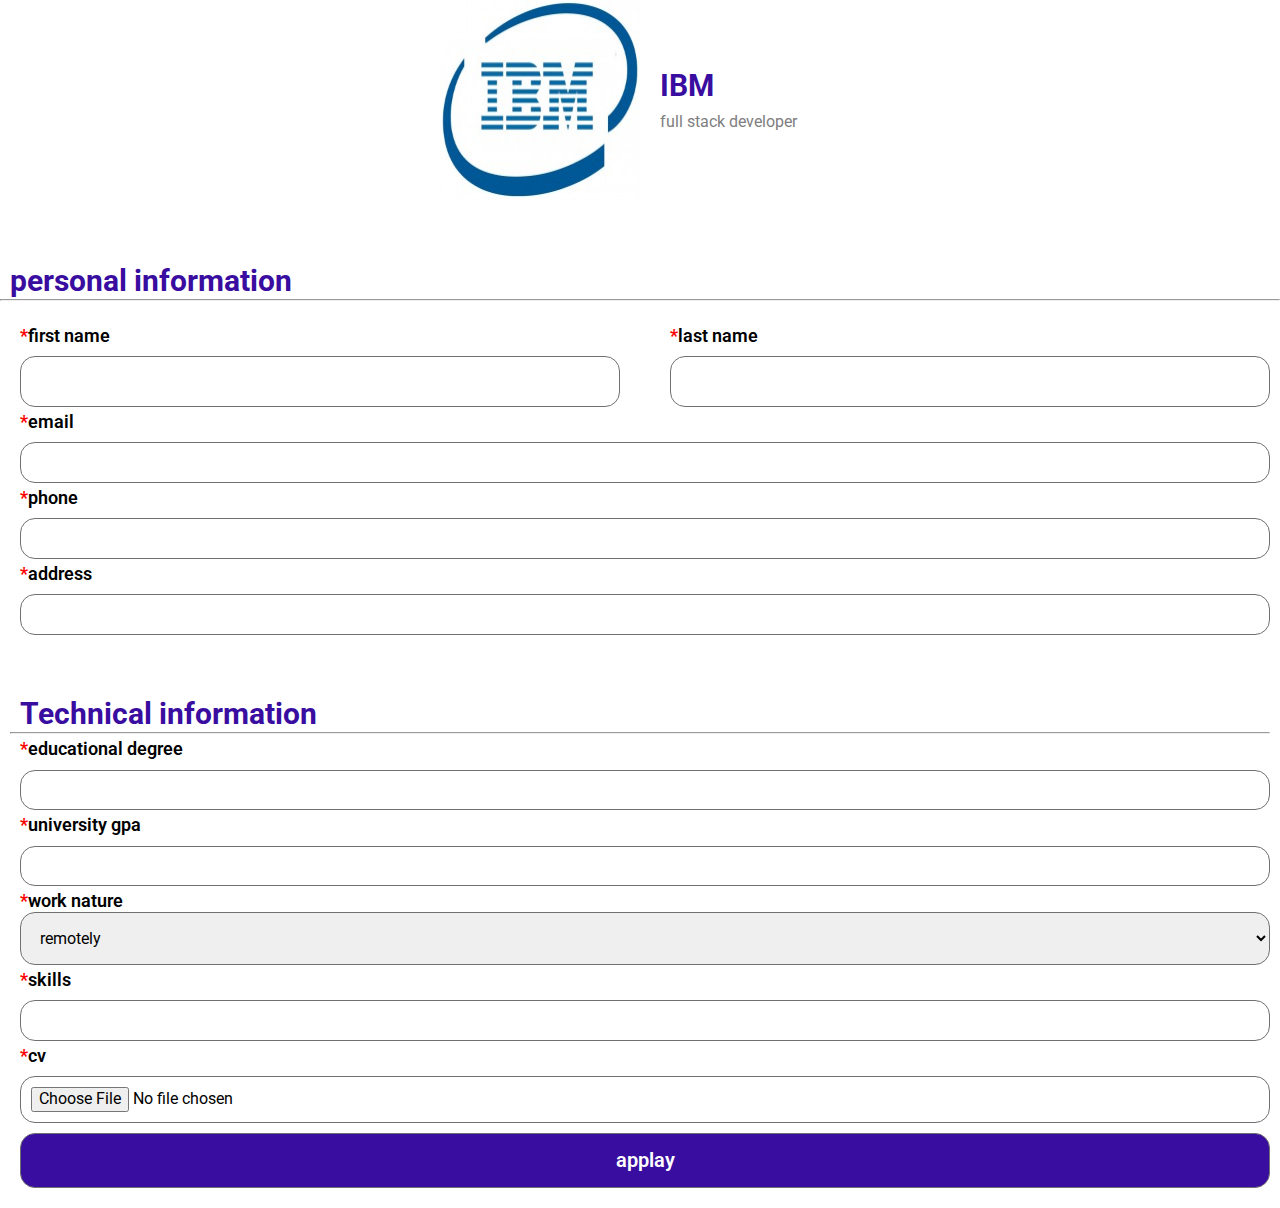
<file: application form/index.html>
<!DOCTYPE html>
<html lang="en">
  <head>
    <meta charset="UTF-8" />
    <meta http-equiv="X-UA-Compatible" content="IE=edge" />
    <meta name="viewport" content="width=device-width, initial-scale=1.0" />
    <title>APPLICATION FORM | wazefتy</title>
    <link rel="preconnect" href="https://fonts.googleapis.com" />
    <link rel="preconnect" href="https://fonts.gstatic.com" crossorigin />
    <link
      href="https://fonts.googleapis.com/css2?family=Roboto:ital,wght@0,100;0,300;0,400;0,500;0,700;0,900;1,100;1,300;1,400;1,500;1,700;1,900&family=Work+Sans:ital,wght@0,100;0,200;0,300;0,400;0,500;0,600;0,700;0,800;0,900;1,100;1,200;1,300;1,400;1,500;1,600;1,700;1,800;1,900&display=swap"
      rel="stylesheet"
    />
    <link rel="stylesheet" href="style/all.min.css" />
    <link rel="stylesheet" href="style/normalize.css" />
    <link rel="stylesheet" href="style/style.css" />
  </head>
  <body>
    <div class="application-details">
      <img src="images/ibm-logo-300x199.jpg" alt="" />
      <div class="texts">
        <h2>IBM</h2>
        <p>full stack developer</p>
      </div>
    </div>
    <div class="personal-information">
      <h2>personal information</h2>
      <hr />
      <form action="">
        <div class="name">
          <div class="f-name">
            <label for=""
              ><span class="star" style="color: red">*</span>first name</label
            >
            <input type="text" required />
          </div>
          <div class="l-name">
            <label for=""
              ><span class="star" style="color: red">*</span>last name</label
            >
            <input type="text" required />
          </div>
        </div>
        <label for=""
          ><span class="star" style="color: red">*</span>email</label
        >
        <input type="email" required />
        <label for=""
          ><span class="star" style="color: red">*</span>phone</label
        >
        <input type="tel" required />
        <label for=""
          ><span class="star" style="color: red">*</span>address</label
        >
        <input type="text" required />
        <h2>Technical information</h2>
        <hr />
        <label for=""
          ><span class="star" style="color: red">*</span>educational
          degree</label
        >
        <input type="text" required />
        <label for=""
          ><span class="star" style="color: red">*</span>university gpa</label
        >
        <input type="text" required />
        <!--  -->
        <label for=""
          ><span class="star" style="color: red">*</span>work nature</label
        >
        <select name="work-nature" id="">
          <option value="remotely">remotely</option>
          <option value="inplace">inplace</option>
        </select>
        <!-- heree -->
        <label for=""
          ><span class="star" style="color: red">*</span>skills</label
        >
        <input type="text" required />
        <label for=""><span class="star" style="color: red">*</span>cv</label>
        <input type="file" />
        <input type="submit" value="applay" />
      </form>
    </div>
  </body>
</html>
</file>
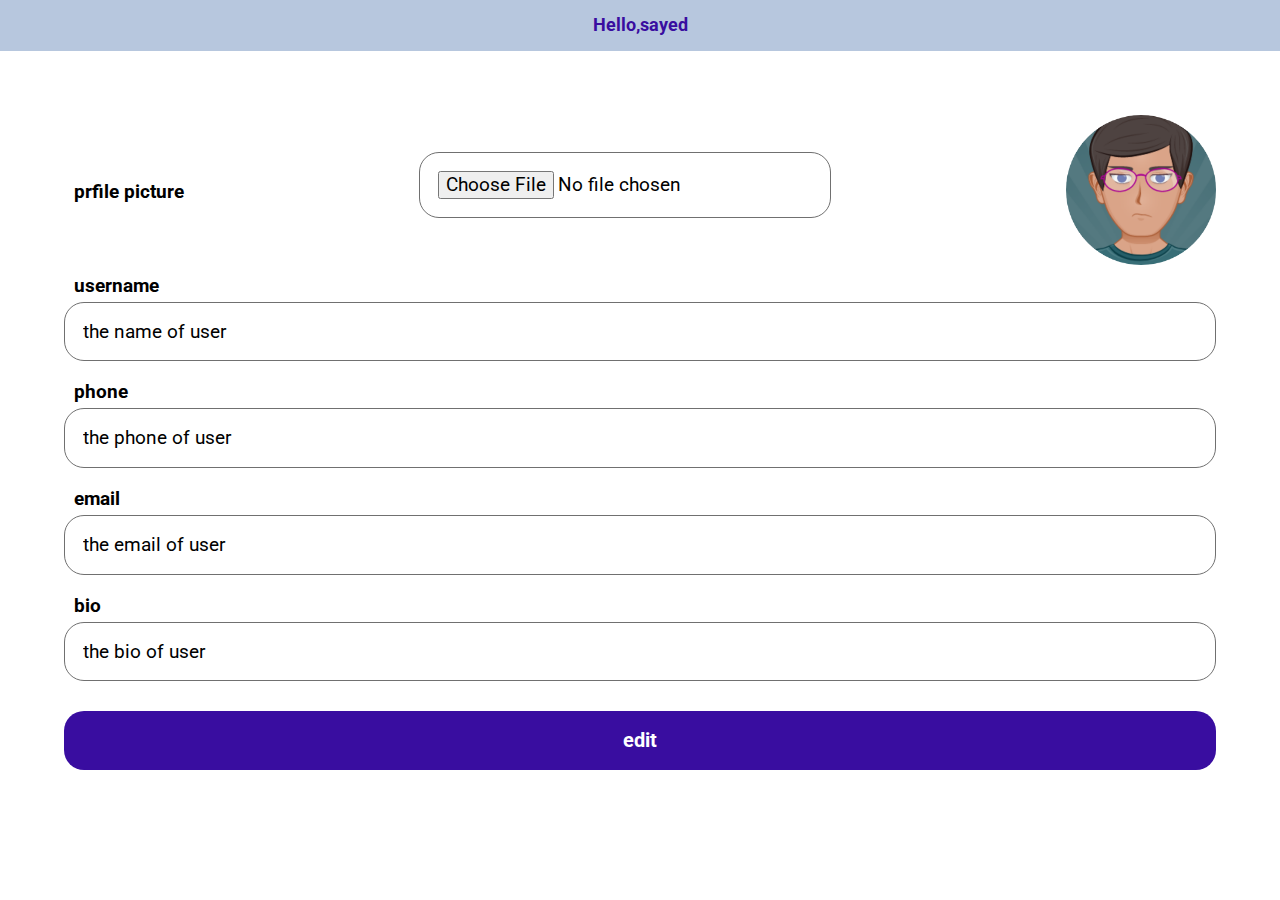
<file: EDIT PROFILE/index.html>
<!DOCTYPE html>
<html lang="en">
  <head>
    <meta charset="UTF-8" />
    <meta http-equiv="X-UA-Compatible" content="IE=edge" />
    <meta name="viewport" content="width=device-width, initial-scale=1.0" />
    <title>EDIT PRFILE | wazefتy</title>
    <link rel="preconnect" href="https://fonts.googleapis.com" />
    <link rel="preconnect" href="https://fonts.gstatic.com" crossorigin />
    <link
      href="https://fonts.googleapis.com/css2?family=Roboto:ital,wght@0,100;0,300;0,400;0,500;0,700;0,900;1,100;1,300;1,400;1,500;1,700;1,900&family=Work+Sans:ital,wght@0,100;0,200;0,300;0,400;0,500;0,600;0,700;0,800;0,900;1,100;1,200;1,300;1,400;1,500;1,600;1,700;1,800;1,900&display=swap"
      rel="stylesheet"
    />
    <link rel="stylesheet" href="style/all.min.css" />
    <link rel="stylesheet" href="style/normalize.css" />
    <link rel="stylesheet" href="style/style.css" />
  </head>
  <body>
    <div class="header">Hello,sayed</div>

    <form action="#">
      <div class="image-part">
        <label for="">prfile picture</label>
        <input type="file" />
        <img src="images/avatar-04.png" alt="" />
      </div>
      <label for="">username</label>
      <input type="text" name="username" id="" value="the name of user" />
      <label for="">phone</label>
      <input type="text" name="phone" id="" value="the phone of user" />
      <label for="">email</label>
      <input type="email" name="username" id="" value="the email of user" />
      <label for="">bio</label>
      <input type="text" name="username" id="" value="the bio of user" />
      <input type="submit" value="edit" />
    </form>
  </body>
</html>
</file>
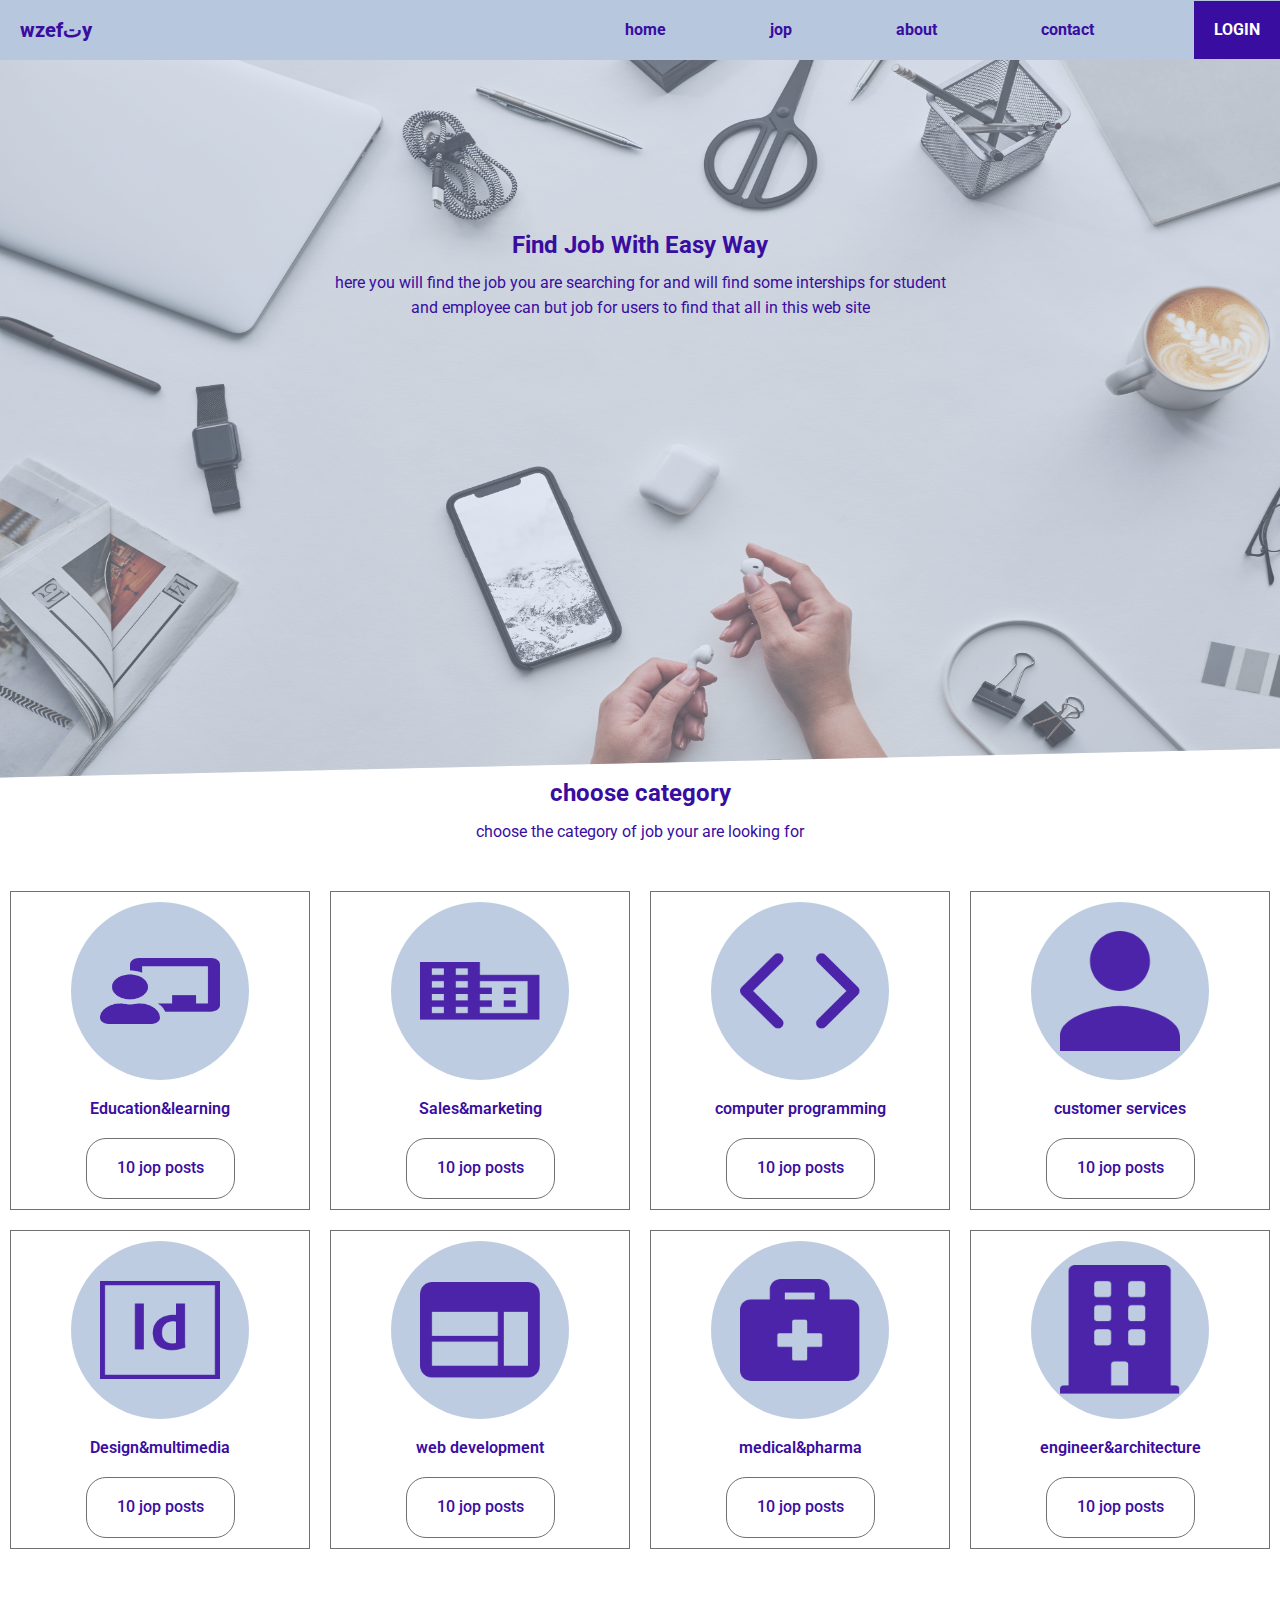
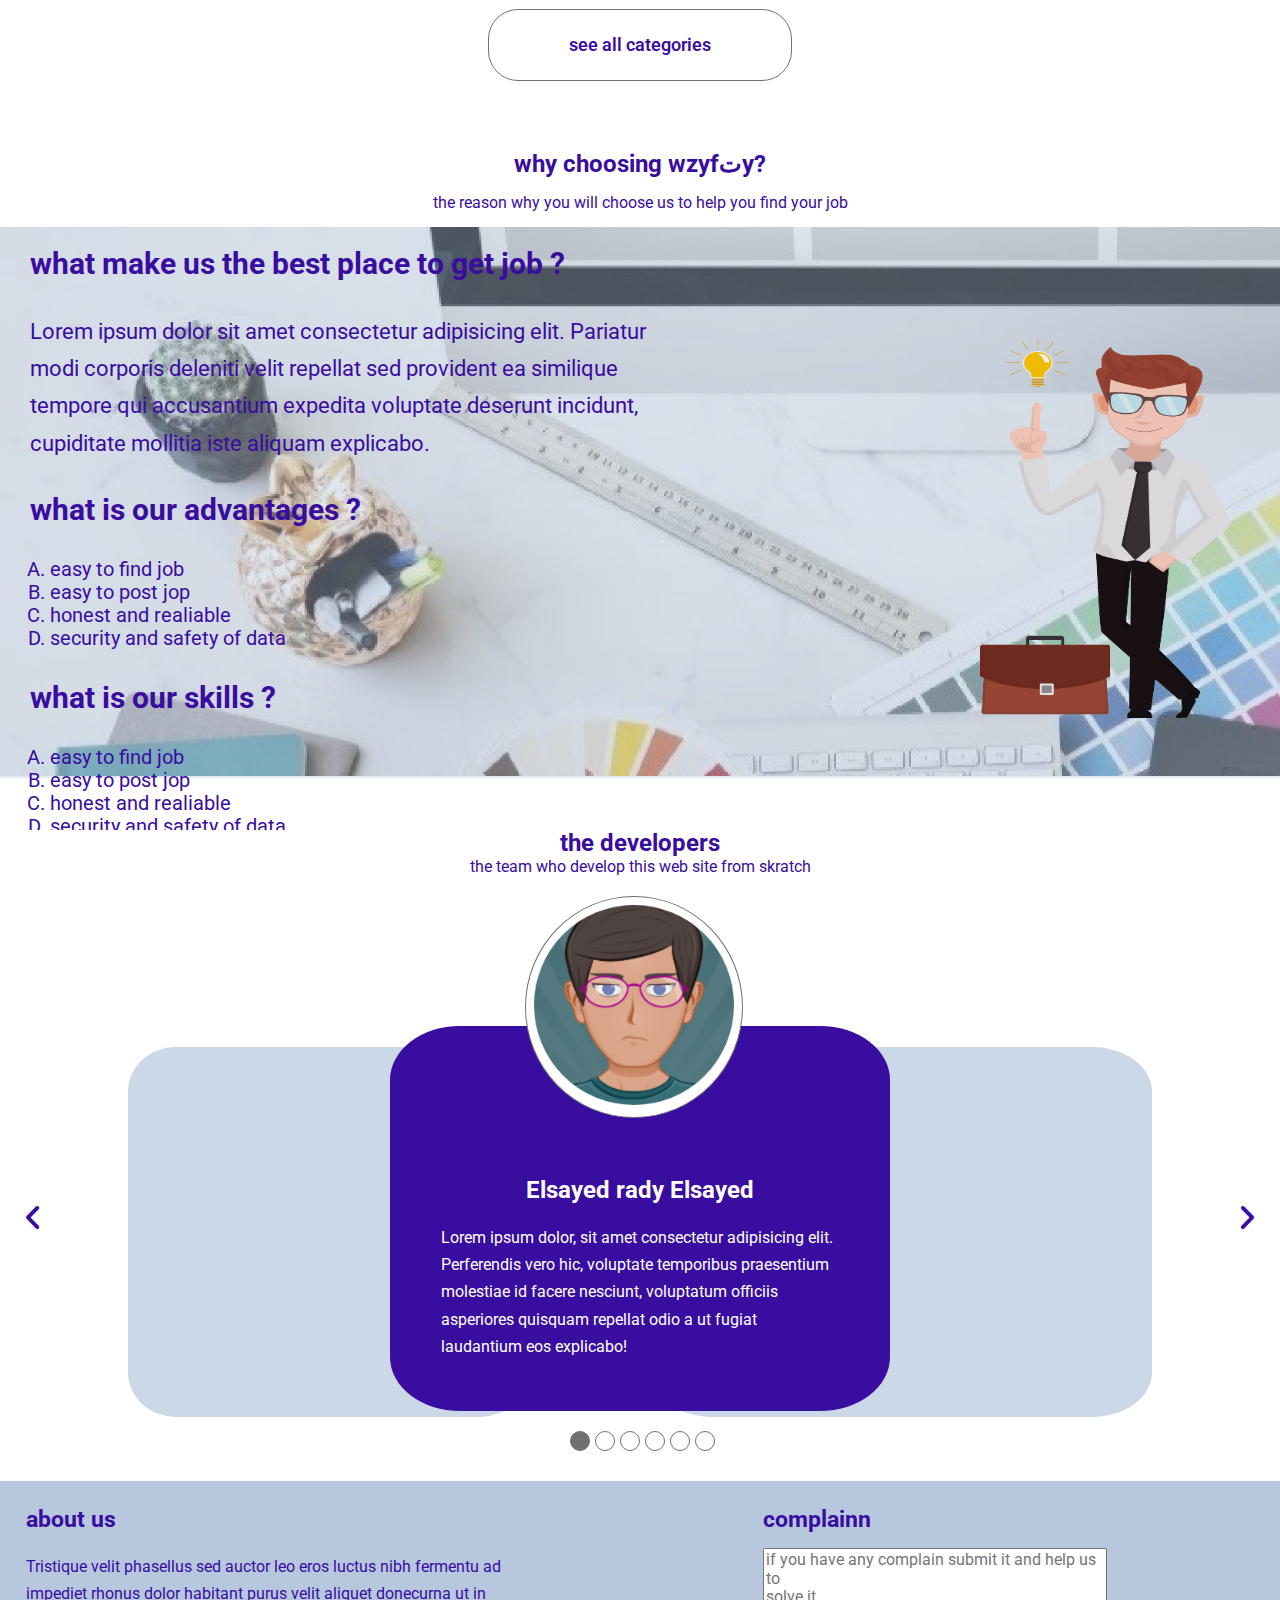
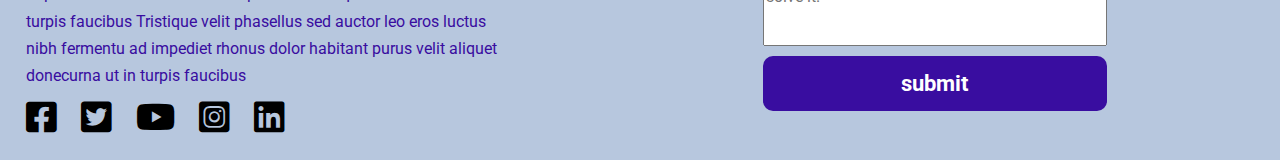
<file: HOME PAGE/index.html>
<!DOCTYPE html>
<html lang="en">
  <head>
    <meta charset="UTF-8" />
    <meta http-equiv="X-UA-Compatible" content="IE=edge" />
    <meta name="viewport" content="width=device-width, initial-scale=1.0" />
    <title>HOME | wazefتy</title>
    <link rel="preconnect" href="https://fonts.googleapis.com" />
    <link rel="preconnect" href="https://fonts.gstatic.com" crossorigin />
    <link
      href="https://fonts.googleapis.com/css2?family=Roboto:ital,wght@0,100;0,300;0,400;0,500;0,700;0,900;1,100;1,300;1,400;1,500;1,700;1,900&family=Work+Sans:ital,wght@0,100;0,200;0,300;0,400;0,500;0,600;0,700;0,800;0,900;1,100;1,200;1,300;1,400;1,500;1,600;1,700;1,800;1,900&display=swap"
      rel="stylesheet"
    />
    <link rel="stylesheet" href="style/all.min.css" />
    <link rel="stylesheet" href="style/normalize.css" />
    <link rel="stylesheet" href="style/style.css" />
  </head>
  <body>
    <div class="header">
      <div class="logo">wzefتy</div>
      <div class="nav">
        <ul class="nav-ul">
          <li><a href="" class="active">home</a></li>
          <li><a href="">jop</a></li>
          <li><a href="">about</a></li>
          <li><a href="">contact</a></li>
        </ul>
        <div class="login-button">LOGIN</div>
      </div>
    </div>
    <div class="landing">
      <div class="landing-image">
        <img src="images/pexels-fauxels-3183198.jpg" alt="landing image" />
        <div class="landing-text">
          <h2>Find Job With Easy Way</h2>
          <p>
            here you will find the job you are searching for and will find some
            interships for student and employee can but job for users to find
            that all in this web site
          </p>
        </div>
      </div>
    </div>
    <div class="category">
      <h2>choose category</h2>
      <p>choose the category of job your are looking for</p>
      <div class="categories-boxs">
        <div class="box">
          <div class="img-box">
            <img src="images/Icon awesome-chalkboard-teacher.png" alt="" />
          </div>
          <p>Education&learning</p>
          <div class="jop-numbers">10 jop posts</div>
        </div>
        <div class="box">
          <div class="img-box">
            <img src="images/Icon material-business.png" alt="" />
          </div>

          <p>Sales&marketing</p>
          <div class="jop-numbers">10 jop posts</div>
        </div>
        <div class="box">
          <div class="img-box">
            <img src="images/Icon feather-code.png" alt="" />
          </div>

          <p>computer programming</p>
          <div class="jop-numbers">10 jop posts</div>
        </div>
        <div class="box">
          <div class="img-box">
            <img src="images/Icon ionic-md-person.png" alt="" />
          </div>

          <p>customer services</p>
          <div class="jop-numbers">10 jop posts</div>
        </div>
        <div class="box">
          <div class="img-box">
            <img src="images/Icon simple-adobeindesign.png" alt="" />
          </div>

          <p>Design&multimedia</p>
          <div class="jop-numbers">10 jop posts</div>
        </div>
        <div class="box">
          <div class="img-box">
            <img src="images/Icon material-web.png" alt="" />
          </div>

          <p>web development</p>
          <div class="jop-numbers">10 jop posts</div>
        </div>
        <div class="box">
          <div class="img-box">
            <img src="images/Icon awesome-briefcase-medical.png" alt="" />
          </div>

          <p>medical&pharma</p>
          <div class="jop-numbers">10 jop posts</div>
        </div>
        <div class="box">
          <div class="img-box">
            <img src="images/Icon awesome-building.png" alt="" />
          </div>
          <p>engineer&architecture</p>
          <div class="jop-numbers">10 jop posts</div>
        </div>
      </div>
      <div class="see-all">see all categories</div>
    </div>
    <div class="about-us">
      <h2>why choosing wzyfتy?</h2>
      <p>the reason why you will choose us to help you find your job</p>
      <div class="about-us-content">
        <div class="about-us-text">
          <img class="main-image" src="images/gallery-03.png" alt="" />
          <img class="man-img" src="images/man.png" alt="" />
          <div class="texts">
            <h2>what make us the best place to get job ?</h2>
            <p>
              Lorem ipsum dolor sit amet consectetur adipisicing elit. Pariatur
              <br />
              modi corporis deleniti velit repellat sed provident ea similique
              <br />
              tempore qui accusantium expedita voluptate deserunt incidunt,
              <br />
              cupiditate mollitia iste aliquam explicabo. <br />
            </p>
            <h2 class="ol-h2">what is our advantages ?</h2>
            <ol type="A" class="aboutus-ul">
              <li>easy to find job</li>
              <li>easy to post jop</li>
              <li>honest and realiable</li>
              <li>security and safety of data</li>
            </ol>
            <h2 class="ol-h2">what is our skills ?</h2>
            <ol type="A" class="aboutus-ul">
              <li>easy to find job</li>
              <li>easy to post jop</li>
              <li>honest and realiable</li>
              <li>security and safety of data</li>
            </ol>
          </div>
        </div>
      </div>
    </div>
    <div class="developer">
      <i class="fas fa-angle-left change-background" id="arrow1"></i>
      <i class="fas fa-angle-right change-background" id="arrow2"></i>
      <h2>the developers</h2>
      <p class="dev-p">the team who develop this web site from skratch</p>
      <div class="developer-list">
        <div class="box">
          <div class="outer-img"><img src="images/avatar-04.png" alt="" /></div>
          <h2>Elsayed rady Elsayed</h2>
          <p>
            Lorem ipsum dolor, sit amet consectetur adipisicing elit.
            Perferendis vero hic, voluptate temporibus praesentium molestiae id
            facere nesciunt, voluptatum officiis asperiores quisquam repellat
            odio a ut fugiat laudantium eos explicabo!
          </p>
        </div>
      </div>
      <div class="left"></div>
      <div class="right"></div>
      <div class="bullets">
        <span></span><span></span><span></span><span></span><span></span
        ><span></span>
      </div>
    </div>
    <div class="footer">
      <div class="left">
        <h3>about us</h3>
        <p>
          Tristique velit phasellus sed auctor leo eros luctus nibh fermentu ad
          impediet rhonus dolor habitant purus velit aliquet donecurna ut in
          turpis faucibus Tristique velit phasellus sed auctor leo eros luctus
          nibh fermentu ad impediet rhonus dolor habitant purus velit aliquet
          donecurna ut in turpis faucibus
        </p>
        <div class="social-media-logos">
          <a href=""
            ><span><i class="fa-brands fa-square-facebook"></i></span
          ></a>
          <a href=""
            ><span><i class="fa-brands fa-square-twitter"></i></span
          ></a>
          <a href=""
            ><span><i class="fa-brands fa-youtube"></i></span
          ></a>
          <a href=""
            ><span><i class="fa-brands fa-square-instagram"></i></span
          ></a>
          <a href=""
            ><span><i class="fa-brands fa-linkedin"></i></span
          ></a>
        </div>
      </div>
      <div class="right">
        <h3>complainn</h3>
        <form action="#" method="get">
          <textarea
            placeholder="if you have any complain submit it and help us to
solve it."
            name="complain"
            id="complain"
            cols="20"
            rows="5"
          ></textarea>
          <input type="submit" value="submit" />
        </form>
      </div>
    </div>
  </body>
</html>
</file>
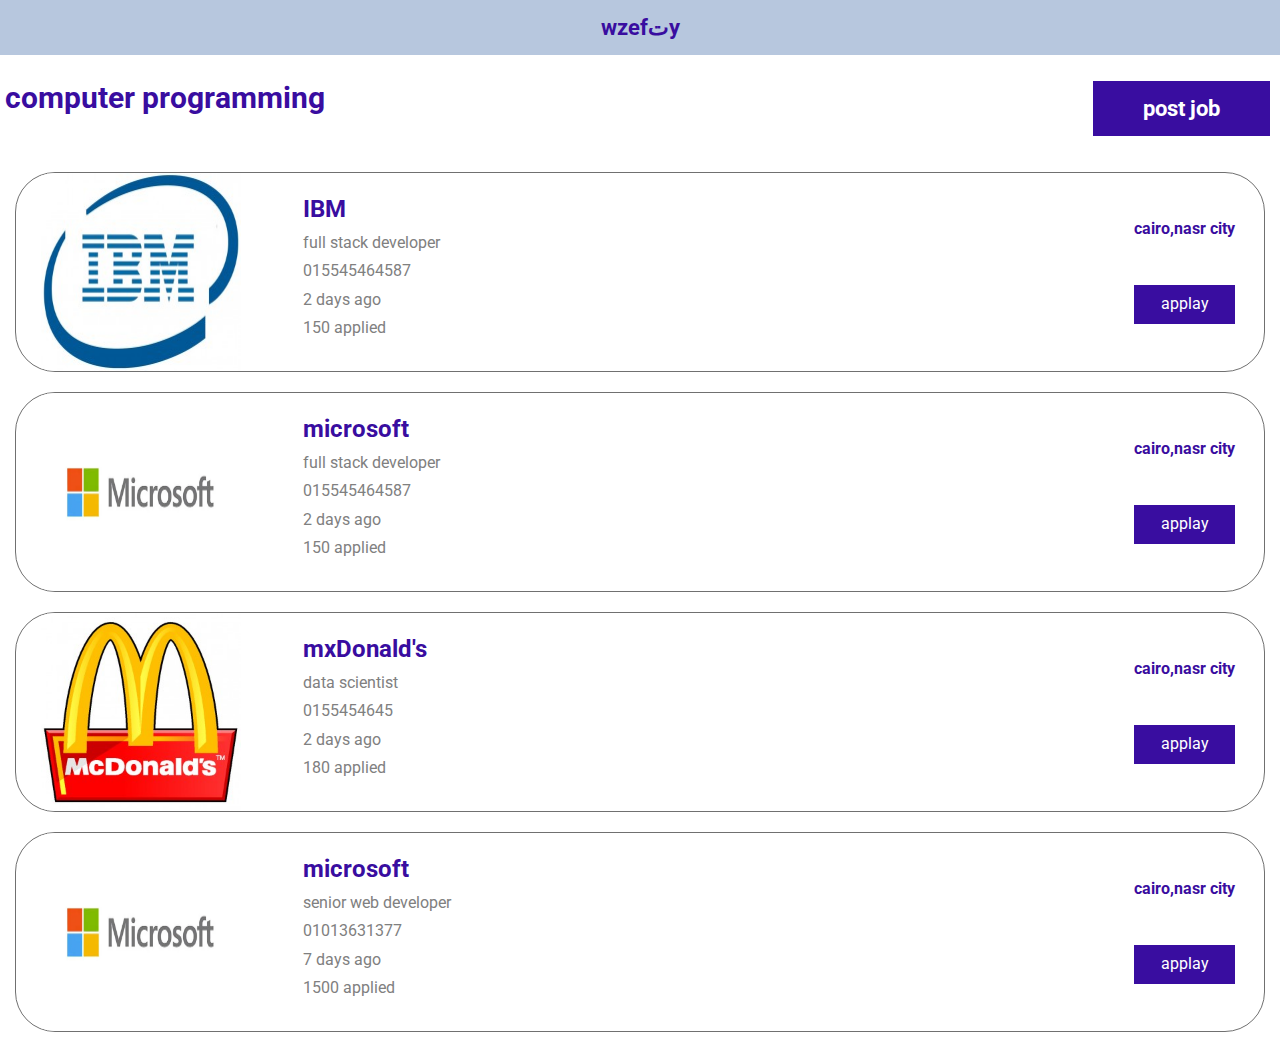
<file: jobs page/index.html>
<!DOCTYPE html>
<html lang="en">
  <head>
    <meta charset="UTF-8" />
    <meta http-equiv="X-UA-Compatible" content="IE=edge" />
    <meta name="viewport" content="width=device-width, initial-scale=1.0" />
    <title>JOB | wazefتy</title>
    <link rel="preconnect" href="https://fonts.googleapis.com" />
    <link rel="preconnect" href="https://fonts.gstatic.com" crossorigin />
    <link
      href="https://fonts.googleapis.com/css2?family=Roboto:ital,wght@0,100;0,300;0,400;0,500;0,700;0,900;1,100;1,300;1,400;1,500;1,700;1,900&family=Work+Sans:ital,wght@0,100;0,200;0,300;0,400;0,500;0,600;0,700;0,800;0,900;1,100;1,200;1,300;1,400;1,500;1,600;1,700;1,800;1,900&display=swap"
      rel="stylesheet"
    />
    <link rel="stylesheet" href="style/all.min.css" />
    <link rel="stylesheet" href="style/normalize.css" />
    <link rel="stylesheet" href="style/style.css" />
  </head>
  <body>
    <div class="header">wzefتy</div>
    <div class="category-choosen">
      <h1>computer programming</h1>
      <button class="post-job">post job</button>
    </div>
    <div class="jobs-list">
      <div class="box">
        <img src="images/ibm-logo-300x199.jpg" alt="" />
        <div class="details">
          <div class="left">
            <h2>IBM</h2>
            <p class="job-title">full stack developer</p>
            <p class="phone-number">015545464587</p>
            <p class="period">2 days ago</p>
            <p class="number-of-application">150 applied</p>
          </div>
          <div class="right-part">
            <p class="address">cairo,nasr city</p>
            <div class="applay">applay</div>
          </div>
        </div>
      </div>
      <div class="box">
        <img src="images/Microsoft-New-Logo.png" alt="" />
        <div class="details">
          <div class="left">
            <h2>microsoft</h2>
            <p class="job-title">full stack developer</p>
            <p class="phone-number">015545464587</p>
            <p class="period">2 days ago</p>
            <p class="number-of-application">150 applied</p>
          </div>

          <div class="right-part">
            <p class="address">cairo,nasr city</p>
            <div class="applay">applay</div>
          </div>
        </div>
      </div>
      <div class="box">
        <img src="images/Mcdonalds-logo-300x300.jpg" alt="" />
        <div class="details">
          <div class="left">
            <h2>mxDonald's</h2>
            <p class="job-title">data scientist</p>
            <p class="phone-number">0155454645</p>
            <p class="period">2 days ago</p>
            <p class="number-of-application">180 applied</p>
          </div>

          <div class="right-part">
            <p class="address">cairo,nasr city</p>
            <div class="applay">applay</div>
          </div>
        </div>
      </div>
      <div class="box">
        <img src="images/Microsoft-New-Logo.png" alt="" />
        <div class="details">
          <div class="left">
            <h2>microsoft</h2>
            <p class="job-title">senior web developer</p>
            <p class="phone-number">01013631377</p>
            <p class="period">7 days ago</p>
            <p class="number-of-application">1500 applied</p>
          </div>

          <div class="right-part">
            <p class="address">cairo,nasr city</p>
            <div class="applay">applay</div>
          </div>
        </div>
      </div>
    </div>
  </body>
</html>
</file>
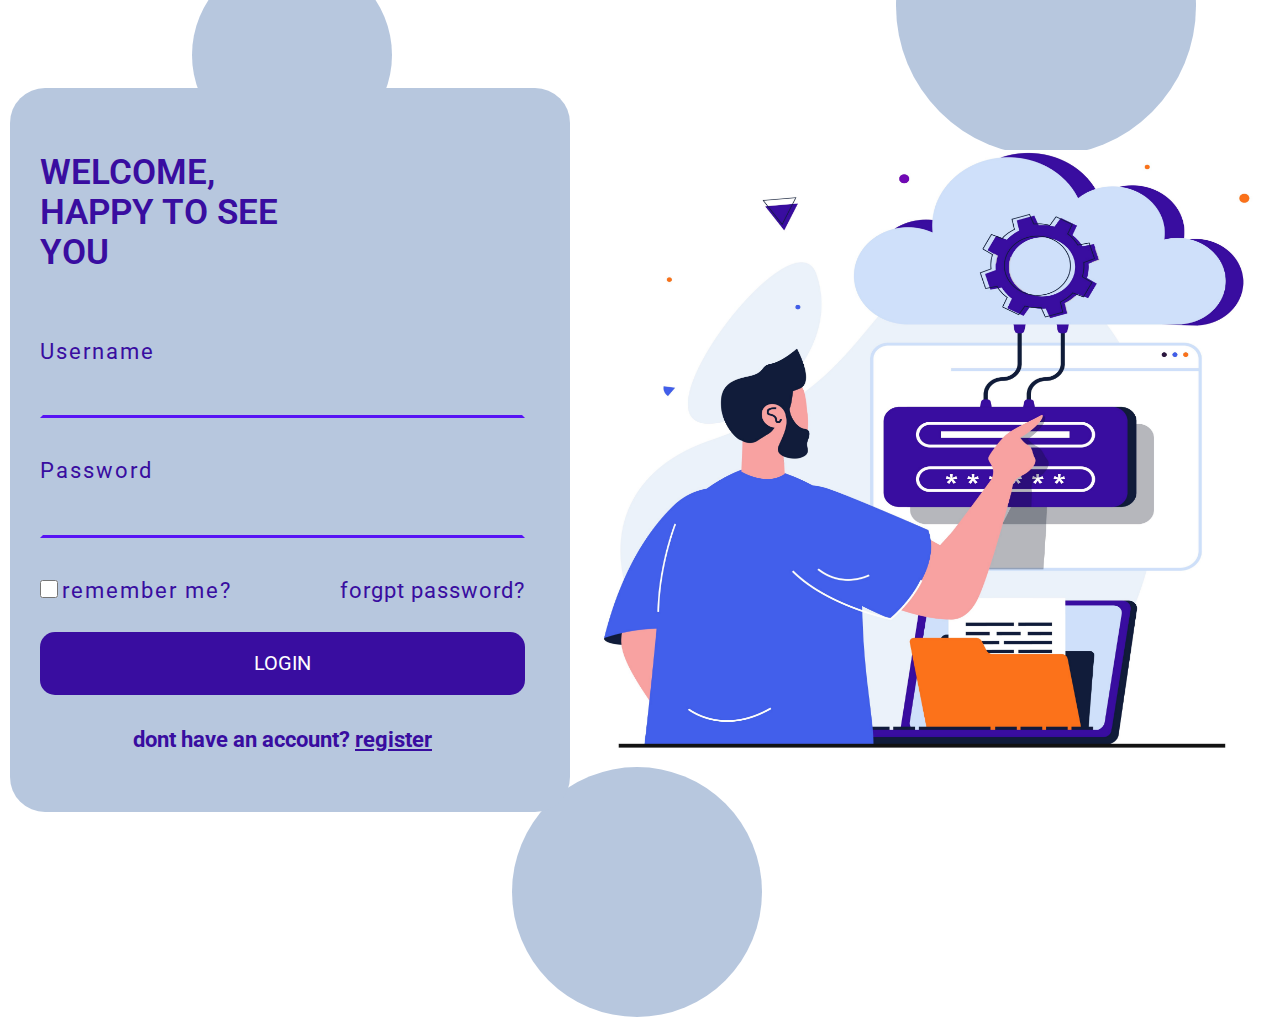
<file: LOGIN/index.html>
<!DOCTYPE html>
<html lang="en">
  <head>
    <meta charset="UTF-8" />
    <meta http-equiv="X-UA-Compatible" content="IE=edge" />
    <meta name="viewport" content="width=device-width, initial-scale=1.0" />
    <title>LOGIN | wazefتy</title>
    <link rel="preconnect" href="https://fonts.googleapis.com" />
    <link rel="preconnect" href="https://fonts.gstatic.com" crossorigin />
    <link
      href="https://fonts.googleapis.com/css2?family=Roboto:ital,wght@0,100;0,300;0,400;0,500;0,700;0,900;1,100;1,300;1,400;1,500;1,700;1,900&family=Work+Sans:ital,wght@0,100;0,200;0,300;0,400;0,500;0,600;0,700;0,800;0,900;1,100;1,200;1,300;1,400;1,500;1,600;1,700;1,800;1,900&display=swap"
      rel="stylesheet"
    />
    <link rel="stylesheet" href="style/all.min.css" />
    <link rel="stylesheet" href="style/normalize.css" />
    <link rel="stylesheet" href="style/style.css" />
  </head>
  <body>
    <div class="login-body">
      <div class="bubble one"></div>
      <div class="bubble two"></div>
      <div class="bubble three"></div>
      <div class="auth-data">
        <div class="auth-contnet">
          <h2>WELCOME,<br />HAPPY TO SEE YOU</h2>
          <form action="#" method="post">
            <label for="">Username</label><br />
            <input type="text" required /><br />
            <label for="">Password</label><br />
            <input type="password" required /><br />
            <div class="acc-settings">
              <div class="check" style="display: inline-block">
                <input type="checkbox" class="check-box" />
                <label for="remember me?">remember me?</label>
              </div>
              <span class="restore-password" id="restore-password">
                forgpt password?
              </span>
            </div>
            <br />
            <input type="submit" value="LOGIN" id="submit-btn" />
            <p id="sign-up-btn">dont have an account? <span>register</span></p>
          </form>
        </div>
      </div>
      <div class="image-part">
        <img src="images/Repeat Grid 3.png" alt="Login Image" />
      </div>
    </div>
  </body>
</html>
</file>
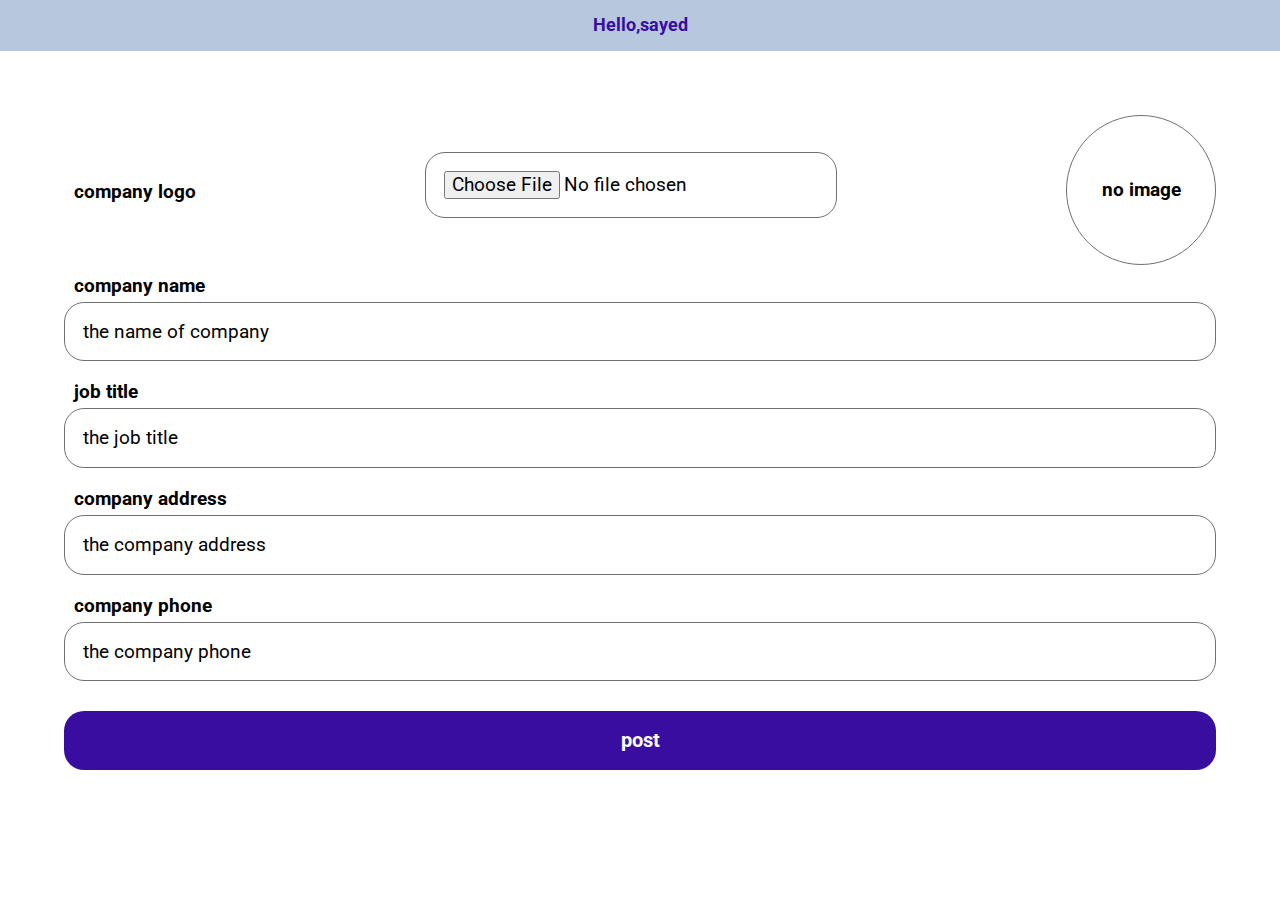
<file: POST JOB/index.html>
<!DOCTYPE html>
<html lang="en">
  <head>
    <meta charset="UTF-8" />
    <meta http-equiv="X-UA-Compatible" content="IE=edge" />
    <meta name="viewport" content="width=device-width, initial-scale=1.0" />
    <title>POST JOB | wazefتy</title>
    <link rel="preconnect" href="https://fonts.googleapis.com" />
    <link rel="preconnect" href="https://fonts.gstatic.com" crossorigin />
    <link
      href="https://fonts.googleapis.com/css2?family=Roboto:ital,wght@0,100;0,300;0,400;0,500;0,700;0,900;1,100;1,300;1,400;1,500;1,700;1,900&family=Work+Sans:ital,wght@0,100;0,200;0,300;0,400;0,500;0,600;0,700;0,800;0,900;1,100;1,200;1,300;1,400;1,500;1,600;1,700;1,800;1,900&display=swap"
      rel="stylesheet"
    />
    <link rel="stylesheet" href="style/all.min.css" />
    <link rel="stylesheet" href="style/normalize.css" />
    <link rel="stylesheet" href="style/style.css" />
  </head>
  <body>
    <div class="header">Hello,sayed</div>

    <form action="#">
      <div class="image-part">
        <label for="">company logo</label>
        <input type="file" />
        <!-- <img src="images/avatar-04.png" alt="" /> -->
        <div class="img-part">no image</div>
      </div>
      <label for="">company name</label>
      <input type="text" name="username" id="" value="the name of company" />
      <label for="">job title</label>
      <input type="text" name="title" id="" value="the job title" />
      <label for="">company address</label>
      <input type="email" name="address" id="" value="the company address" />
      <label for="">company phone</label>
      <input type="text" name="phone" id="" value="the company phone" />
      <input type="submit" value="post" />
    </form>
  </body>
</html>
</file>
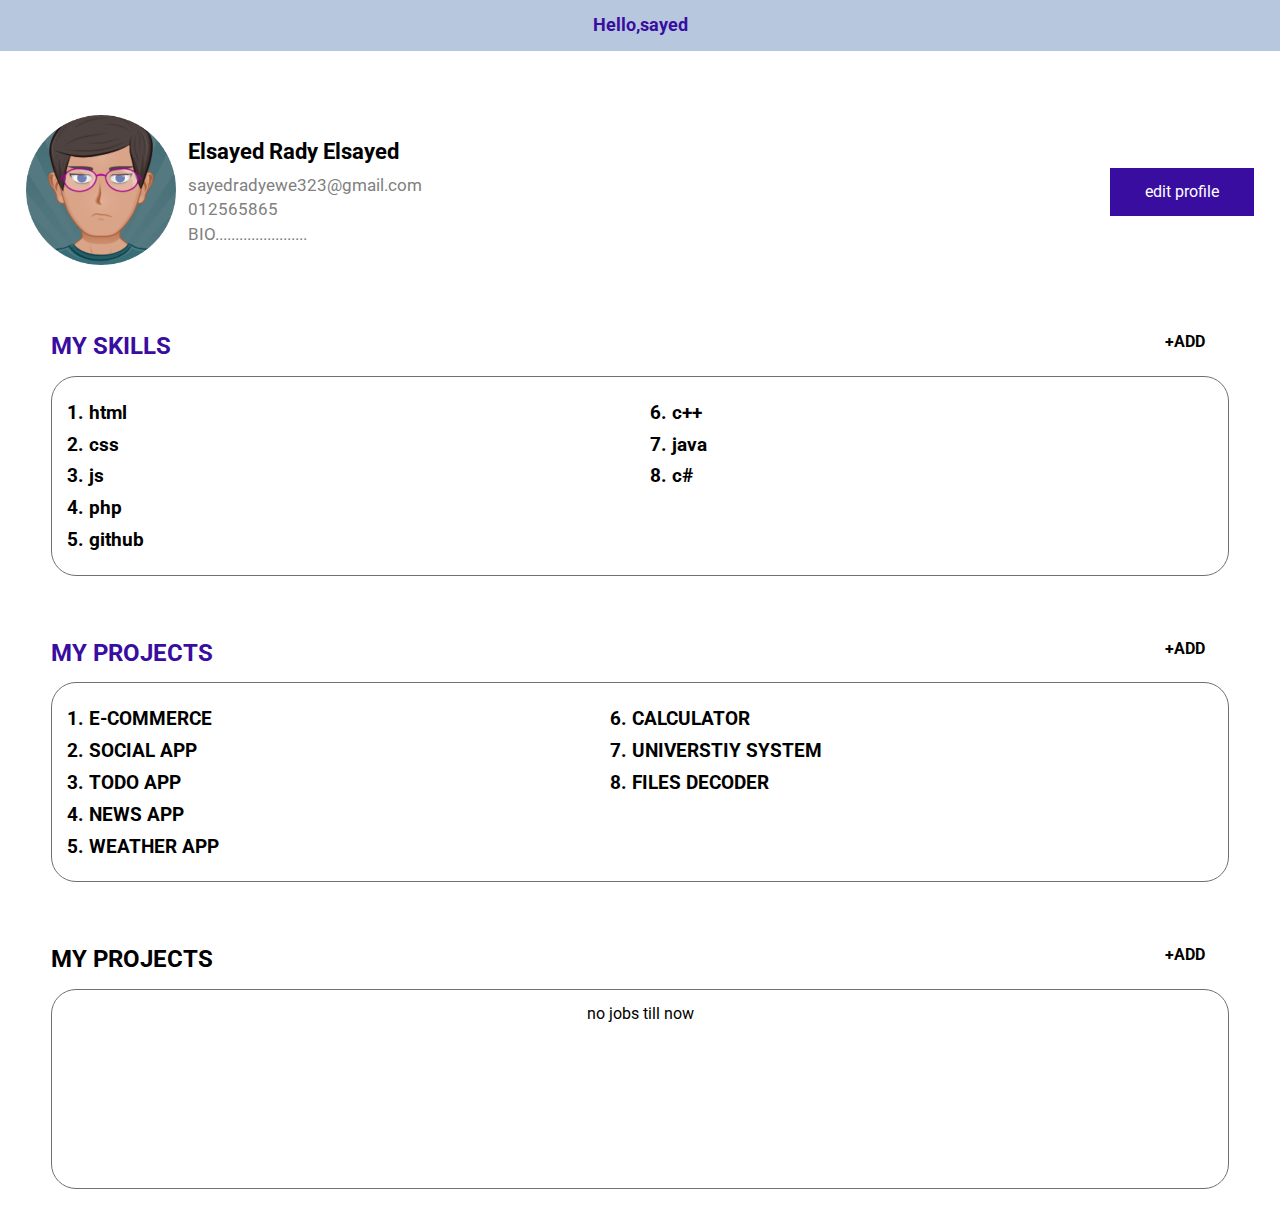
<file: profile/index.html>
<!DOCTYPE html>
<html lang="en">
  <head>
    <meta charset="UTF-8" />
    <meta http-equiv="X-UA-Compatible" content="IE=edge" />
    <meta name="viewport" content="width=device-width, initial-scale=1.0" />
    <title>PRFILE | wazefتy</title>
    <link rel="preconnect" href="https://fonts.googleapis.com" />
    <link rel="preconnect" href="https://fonts.gstatic.com" crossorigin />
    <link
      href="https://fonts.googleapis.com/css2?family=Roboto:ital,wght@0,100;0,300;0,400;0,500;0,700;0,900;1,100;1,300;1,400;1,500;1,700;1,900&family=Work+Sans:ital,wght@0,100;0,200;0,300;0,400;0,500;0,600;0,700;0,800;0,900;1,100;1,200;1,300;1,400;1,500;1,600;1,700;1,800;1,900&display=swap"
      rel="stylesheet"
    />
    <link rel="stylesheet" href="style/all.min.css" />
    <link rel="stylesheet" href="style/normalize.css" />
    <link rel="stylesheet" href="style/style.css" />
  </head>
  <body>
    <div class="header">Hello,sayed</div>
    <div class="personal-info">
      <div class="left-info">
        <div class="img-part"><img src="images/avatar-04.png" alt="" /></div>
        <div class="text-part">
          <h2>elsayed rady elsayed</h2>
          <div class="inner-texts">
            <p>sayedradyewe323@gmail.com</p>
            <p>012565865</p>
            <p>BIO.......................</p>
          </div>
        </div>
      </div>
      <div class="right-info">
        <div class="edit-profile">edit profile</div>
      </div>
    </div>
    <div class="skills">
      <div class="head-of-list">
        <h2>MY SKILLS</h2>

        <p>+ADD</p>
      </div>
      <ol class="skills-list">
        <li>html</li>
        <li>css</li>
        <li>js</li>
        <li>php</li>
        <li>github</li>
        <li>c++</li>
        <li>java</li>
        <li>c#</li>
      </ol>
    </div>
    <div class="projects">
      <div class="head-of-list">
        <h2>MY PROJECTS</h2>
        <p>+ADD</p>
      </div>
      <ol class="projects-list">
        <li>E-COMMERCE</li>
        <li>SOCIAL APP</li>
        <li>TODO APP</li>
        <li>NEWS APP</li>
        <li>WEATHER APP</li>
        <li>CALCULATOR</li>
        <li>UNIVERSTIY SYSTEM</li>
        <li>FILES DECODER</li>
      </ol>
    </div>
    <div class="old-jop">
      <div class="head-of-list">
        <h2>MY PROJECTS</h2>
        <p>+ADD</p>
      </div>
      <ol class="old-jop-list">
        <center><p>no jobs till now</p></center>
      </ol>
    </div>
  </body>
</html>
</file>
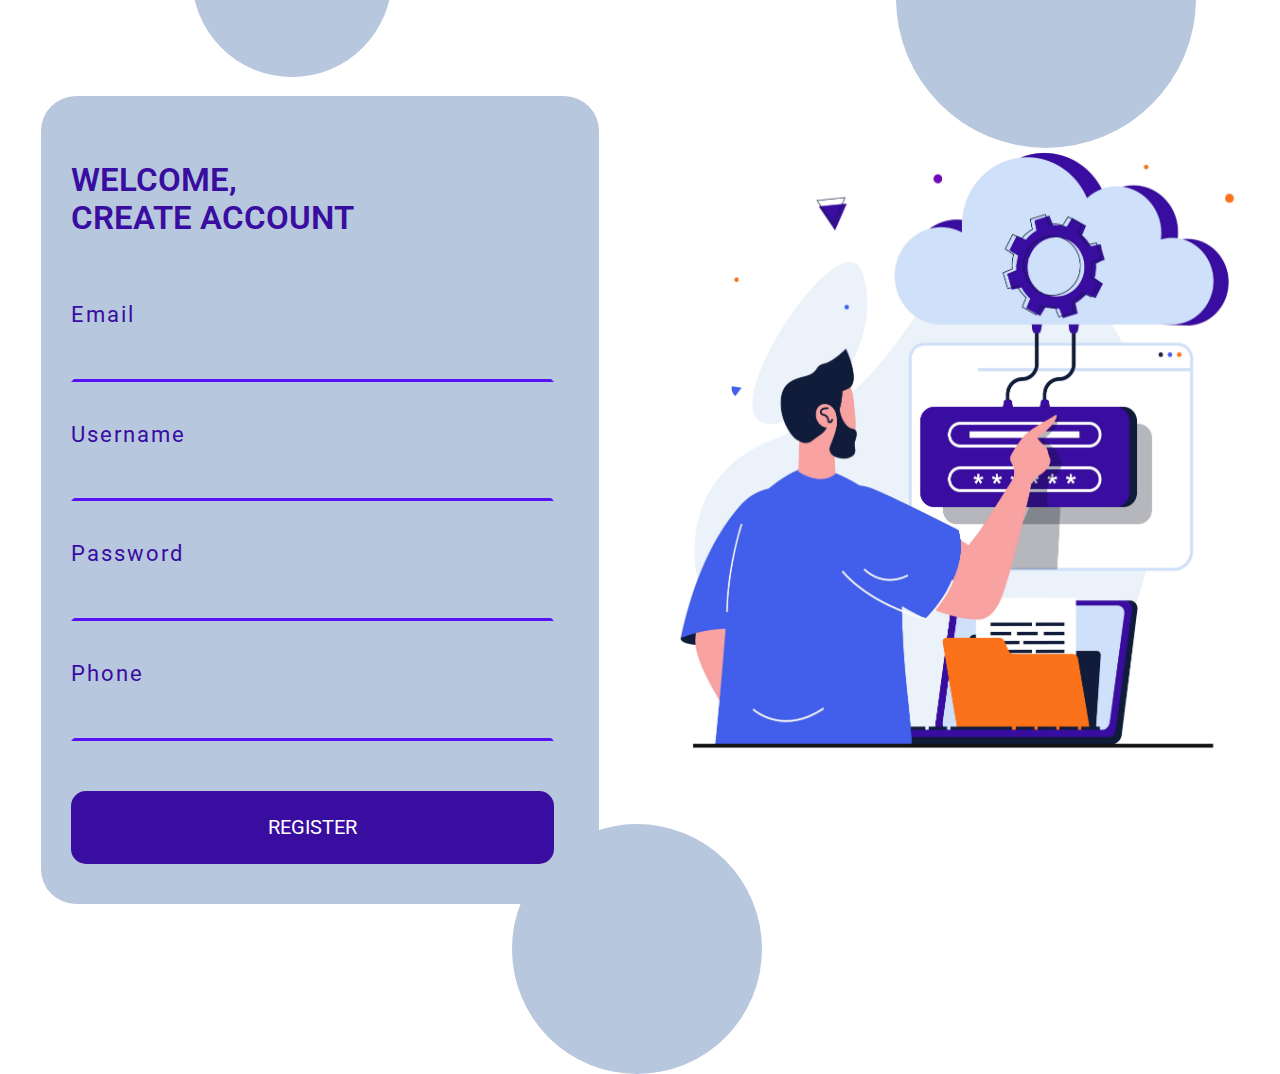
<file: REGISTER/index.html>
<!DOCTYPE html>
<html lang="en">
  <head>
    <meta charset="UTF-8" />
    <meta http-equiv="X-UA-Compatible" content="IE=edge" />
    <meta name="viewport" content="width=device-width, initial-scale=1.0" />
    <title>REGISTER | wazefتy</title>
    <link rel="preconnect" href="https://fonts.googleapis.com" />
    <link rel="preconnect" href="https://fonts.gstatic.com" crossorigin />
    <link
      href="https://fonts.googleapis.com/css2?family=Roboto:ital,wght@0,100;0,300;0,400;0,500;0,700;0,900;1,100;1,300;1,400;1,500;1,700;1,900&family=Work+Sans:ital,wght@0,100;0,200;0,300;0,400;0,500;0,600;0,700;0,800;0,900;1,100;1,200;1,300;1,400;1,500;1,600;1,700;1,800;1,900&display=swap"
      rel="stylesheet"
    />
    <link rel="stylesheet" href="style/all.min.css" />
    <link rel="stylesheet" href="style/normalize.css" />
    <link rel="stylesheet" href="style/style.css" />
  </head>
  <body>
    <div class="login-body">
      <div class="bubble one"></div>
      <div class="bubble two"></div>
      <div class="bubble three"></div>
      <div class="auth-data">
        <div class="auth-contnet">
          <h2>WELCOME,<br />CREATE ACCOUNT</h2>
          <form action="#" method="post">
            <label for="">Email</label><br />
            <input type="text" required /><br />
            <label for="">Username</label><br />
            <input type="text" required /><br />
            <label for="">Password</label><br />
            <input type="password" required /><br />
            <label for="">Phone</label><br />
            <input type="text" required /><br />
            <input type="submit" value="REGISTER" id="submit-btn" />
          </form>
        </div>
      </div>
      <div class="image-part">
        <img src="images/Repeat Grid 3.png" alt="Login Image" />
      </div>
    </div>
  </body>
</html>
</file>
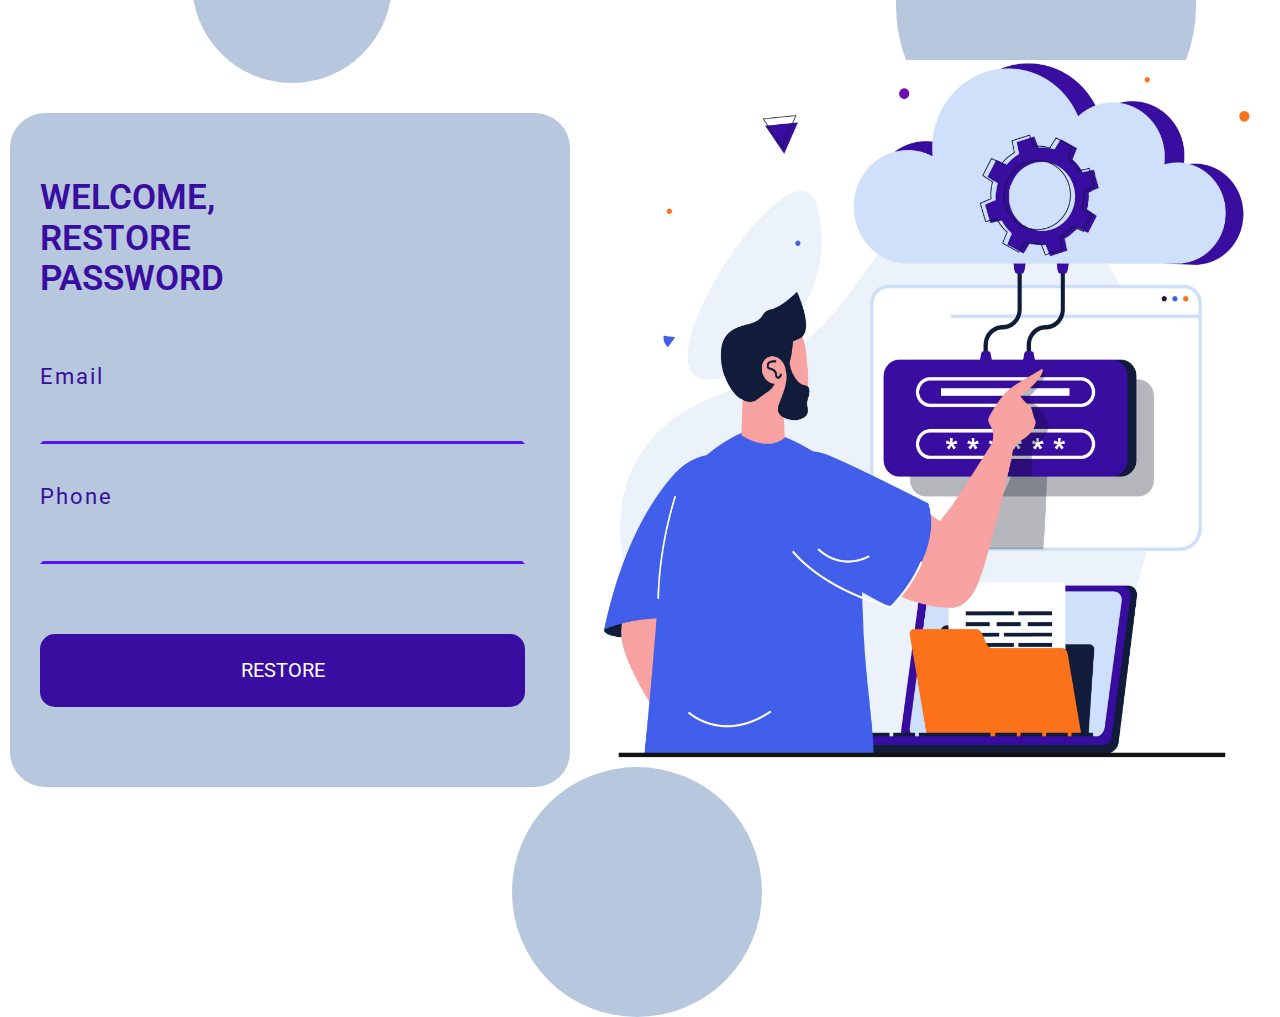
<file: RESTORE PASSWORD/index.html>
<!DOCTYPE html>
<html lang="en">
  <head>
    <meta charset="UTF-8" />
    <meta http-equiv="X-UA-Compatible" content="IE=edge" />
    <meta name="viewport" content="width=device-width, initial-scale=1.0" />
    <title>RESTORE PASSWORD | wazefتy</title>
    <link rel="preconnect" href="https://fonts.googleapis.com" />
    <link rel="preconnect" href="https://fonts.gstatic.com" crossorigin />
    <link
      href="https://fonts.googleapis.com/css2?family=Roboto:ital,wght@0,100;0,300;0,400;0,500;0,700;0,900;1,100;1,300;1,400;1,500;1,700;1,900&family=Work+Sans:ital,wght@0,100;0,200;0,300;0,400;0,500;0,600;0,700;0,800;0,900;1,100;1,200;1,300;1,400;1,500;1,600;1,700;1,800;1,900&display=swap"
      rel="stylesheet"
    />
    <link rel="stylesheet" href="style/all.min.css" />
    <link rel="stylesheet" href="style/normalize.css" />
    <link rel="stylesheet" href="style/style.css" />
  </head>
  <body>
    <div class="login-body">
      <div class="bubble one"></div>
      <div class="bubble two"></div>
      <div class="bubble three"></div>
      <div class="auth-data">
        <div class="auth-contnet">
          <h2>WELCOME,<br />RESTORE PASSWORD</h2>
          <form action="#" method="post">
            <label for="">Email</label><br />
            <input type="text" required /><br />
            <label for="">Phone</label><br />
            <input type="text" required /><br />
            <input type="submit" value="RESTORE" id="submit-btn" />
          </form>
        </div>
      </div>
      <div class="image-part">
        <img src="images/Repeat Grid 3.png" alt="Login Image" />
      </div>
    </div>
  </body>
</html>
</file>
<file: application form/style/style.css>
* {
  box-sizing: border-box;
  padding: 0px;
  margin: 0px;
}
body {
  margin: 0px;
  font-family: "Roboto", sans-serif;
}
:root {
  --main-color: #390da0;
  --secondry-color: #b7c7de;
  --text-color: #fff;
}
.application-details {
  width: 400px;
  display: flex;
  position: relative;
  left: 50%;
  transform: translateX(-50%);
  align-items: center;
}
.application-details img {
  width: 200px;
  height: 200px;
  margin-right: 5%;
}
.application-details .texts h2 {
  color: var(--main-color);
  font-weight: bold;
  font-size: 30px;
  margin-bottom: 5%;
}
.application-details .texts p {
  margin-top: 10px;
  color: gray;
}
.personal-information {
  margin-top: 5%;
  margin-left: 10px;
}
.personal-information h2 {
  color: var(--main-color);
  font-weight: bold;
  font-size: 30px;
}
.personal-information hr {
  margin-left: -10px;
}
.personal-information form {
  display: flex;
  flex-direction: column;
  margin: 20px 10px;
}
.personal-information form .name {
  display: flex;
  gap: 50px;
}
.personal-information .f-name {
  flex-basis: 50%;
}
.personal-information .l-name {
  flex-basis: 50%;
}
.personal-information form .name label {
  font-size: 18px;
  font-weight: 600;
  display: block;
}
.personal-information form .name input {
  border-radius: 15px;
  outline: none;
  border: 1px solid #707070;
  padding: 15px;
  width: 100%;
}
.personal-information form label {
  font-size: 18px;
  font-weight: 600;
  display: block;
  margin-top: 5px;
}
.personal-information form input {
  border-radius: 15px;
  outline: none;
  border: 1px solid #707070;
  padding: 10px;
  margin-top: 10px;
}
.personal-information form h2 {
  margin-top: 5%;
}
.personal-information form hr {
  margin-left: -10px;
}
.personal-information form select {
  border-radius: 15px;
  outline: none;
  border: 1px solid #707070;
  padding: 15px;
  width: 100%;
}
.personal-information form select option {
  font-size: 17px;
  font-weight: bold;
}
.personal-information form input[type="submit"] {
  border-radius: 15px;
  outline: none;
  background-color: var(--main-color);
  padding: 15px;
  width: 50;
  color: var(--text-color);
  font-size: 20px;
  font-weight: 600;
  cursor: pointer;
}
</file>
<file: EDIT PROFILE/style/style.css>
* {
  box-sizing: border-box;
  padding: 0px;
  margin: 0px;
}
body {
  margin: 0px;
  font-family: "Roboto", sans-serif;
}
:root {
  --main-color: #390da0;
  --secondry-color: #b7c7de;
  --text-color: #fff;
}
.header {
  background-color: var(--secondry-color);
  text-align: center;
  padding: 15px;
  color: var(--main-color);
  font-weight: bold;
  font-size: 18px;
  margin-bottom: 5%;
}
form {
  display: flex;
  flex-direction: column;
  font-size: 19px;
  font-weight: bold;
  margin: 5%;
}
form .image-part {
  display: flex;
  align-items: center;
  justify-content: space-between;
}
form .image-part img {
  width: 150px;
  height: 150px;
}
form label {
  margin-top: 10px;
  margin-bottom: 5px;
  margin-left: 10px;
}
form input {
  margin-bottom: 10px;
  padding: 18px;
  border-radius: 20px;
  border: 1px solid #707070;
}
form input[type="submit"] {
  margin-bottom: 10px;
  padding: 18px;
  border-radius: 20px;
  border: none;
  background-color: var(--main-color);
  color: var(--text-color);
  font-size: 20px;
  font-weight: bold;
  margin-top: 20px;
}
</file>
<file: HOME PAGE/style/style.css>
* {
  box-sizing: border-box;
  padding: 0px;
  margin: 0px;
}
body {
  margin: 0px;
  font-family: "Roboto", sans-serif;
}
:root {
  --main-color: #390da0;
  --secondry-color: #b7c7de;
  --text-color: #fff;
}
ul {
  list-style: none;
}
ul li {
  display: inline;
}
a {
  text-decoration: none;
}
.header {
  display: flex;
  justify-content: space-between;
  align-items: center;
  background-color: var(--secondry-color);
  height: 60px;
}
.nav {
  display: flex;
}
.header .logo {
  color: var(--main-color);
  font-size: 20px;
  font-weight: 800;
  margin: 0 0 0 20px;
}
.nav .nav-ul {
  margin-right: 20px;
}
.nav .nav-ul li {
  margin-left: 50px;
}
.nav .nav-ul li a {
  display: inline-block;
  font-weight: bold;
  text-align: center;
  height: 100%;
  padding-top: 20px;
  color: var(--main-color);
}
.nav .nav-ul li:hover a {
  height: 100%;
  padding-left: 10px;
  padding-right: 10px;
  display: inline-block;
  background-color: var(--main-color);
  color: var(--text-color);
}
@media (max-width: 800px) {
  .nav .nav-ul {
    margin-right: 20px;
  }
  .nav .nav-ul li {
    margin-left: 50px;
  }
}
@media (min-width: 992px) {
  .nav .nav-ul {
    margin-right: 50px;
  }
  .nav .nav-ul li {
    margin-left: 80px;
  }
}
@media (min-width: 1200px) {
  .nav .nav-ul {
    margin-right: 100px;
  }
  .nav .nav-ul li {
    margin-left: 100px;
  }
}
.header .login-button {
  /* height: 65px; */
  background-color: var(--main-color);
  padding: 20px;
  color: white;
  font-weight: bold;
  cursor: pointer;
}
.landing {
  height: 80vh;
  position: relative;
  z-index: -5;
  position: relative;
}
.landing::before {
  content: "";
  position: absolute;
  width: 100%;
  height: 80vh;
  transform: skewY(-1.3deg);
  top: -17px;
  left: 0;
  background-color: var(--secondry-color);
  opacity: 0.4;
  z-index: 5;
}
.landing .landing-image img {
  margin-top: -17px;
  width: 100%;
  height: 80vh;
  transform: skewY(-1.3deg);
}
.landing .landing-text {
  text-align: center;
  z-index: 5;
  position: absolute;
  left: 50%;
  top: 30%;
  transform: translate(-50%, -50%);
  color: var(--main-color);
}
.landing .landing-text p {
  margin-top: 10px;
  line-height: 1.6;
}
.category {
  text-align: center;
  color: var(--main-color);
}
.category h2 {
  margin-bottom: 15px;
}
.category .categories-boxs {
  padding: 50px 10px 50px 10px;
  display: grid;
  grid-template-columns: repeat(auto-fill, minmax(300px, 1fr));
  gap: 20px;
}
.category .categories-boxs .box {
  border: 1px solid #707070;
  padding: 10px 5px;
  display: flex;
  flex-direction: column;
  justify-content: center;
  align-items: center;
  cursor: pointer;
}
.categories-boxs .box .img-box {
  background-color: var(--secondry-color);
  border-radius: 50%;
  width: 178px;
  height: 178px;
  display: flex;
  align-items: center;
  justify-content: center;
  opacity: 0.9;
}
.category .categories-boxs .box img {
  width: 120px;
}
.categories-boxs .box p {
  font-weight: 600;
  margin-top: 20px;
  margin-bottom: 20px;
}
.categories-boxs .box .jop-numbers {
  border: 1px solid #707070;
  padding: 20px 30px;
  border-radius: 20px;
  color: var(--main-color);
  font-weight: 500;
}
.category .see-all {
  margin: 10px 0 20px 0;
  border: 1px solid #707070;
  width: fit-content;
  padding: 25px 80px;
  position: relative;
  left: 50%;
  font-size: 18px;
  font-weight: 600;
  transform: translateX(-50%);
  border-radius: 30px;
}
.about-us {
  text-align: center;
  padding: 50px 0;
  overflow: hidden;
}
.about-us-content {
  position: relative;
}
.about-us-content::before {
  content: "";
  position: absolute;
  width: 100%;
  height: 99.7%;
  top: 0;
  left: 0;
  background-color: var(--secondry-color);
  opacity: 0.4;
  z-index: 5;
}
.about-us h2 {
  color: var(--main-color);
  margin-bottom: 15px;
}
.about-us p {
  color: var(--main-color);
  margin-bottom: 15px;
}
.about-us .about-us-content .about-us-text {
}
.about-us .about-us-content .about-us-text .main-image {
  max-width: 100%;
  position: relative;
}
.about-us .about-us-content .about-us-text .man-img {
  position: absolute;
  height: 380px;
  width: 250px;
  top: 20%;
  right: 50px;
  z-index: 7;
}
.about-us .about-us-content .texts {
  position: absolute;
  z-index: 5;
  top: 0;
  text-align: start;
  left: 10px;
  padding: 20px;
}
.about-us .about-us-content .texts h2 {
  font-size: 30px;
  margin-bottom: 5%;
}
.about-us .about-us-content .texts p {
  line-height: 1.7;
  font-size: 22px;
  /* margin-bottom: 30%; */
}
.about-us .about-us-content ol {
  margin-left: 20px;
}
.about-us .about-us-content ol li {
  color: var(--main-color);
  /* margin-top: 15px; */
  font-size: 20px;
}
.ol-h2 {
  margin-top: 5%;
}
.developer {
  text-align: center;
  margin-bottom: 30px;
  position: relative;
}
.developer h2 {
  color: var(--main-color);
}
.developer .dev-p {
  color: var(--main-color);
}
.developer .developer-list {
  text-align: center;
  display: flex;
  justify-content: center;
}
.developer .developer-list .box {
  margin-top: 150px;
  background-color: var(--main-color);
  width: 500px;
  min-height: 300px;
  padding: 4%;
  position: relative;
  border-radius: 14%;
}
.developer .developer-list .box .outer-img {
  position: absolute;
  left: 27%;
  top: -130px;
  background-color: white;
  border-radius: 50%;
  padding: 8px;
  border: 1px solid #707070;
}
.developer .developer-list .box img {
  width: 200px;
  height: 200px;
}
.developer .developer-list .box h2 {
  padding-top: 25%;
  color: var(--text-color);
  margin-bottom: 5%;
}
.developer .developer-list .box p {
  color: var(--text-color);
  text-align: start;
  line-height: 1.7;
}
.developer #arrow1 {
  color: var(--main-color);
  font-size: 30px;
  position: absolute;
  left: 2%;
  top: 60%;
  cursor: pointer;
}
.developer #arrow2 {
  color: var(--main-color);
  font-size: 30px;
  position: absolute;
  right: 2%;
  top: 60%;
  cursor: pointer;
}
.developer .left {
  background-color: var(--secondry-color);
  width: 400px;
  min-height: 370px;
  position: absolute;
  top: 35%;
  left: 10%;
  border-radius: 12%;
  z-index: -5;
  opacity: 0.7;
}
.developer .right {
  background-color: var(--secondry-color);
  width: 300px;
  min-height: 300px;
  width: 500px;
  min-height: 370px;
  position: absolute;
  top: 35%;
  right: 10%;
  border-radius: 12%;
  z-index: -5;
  opacity: 0.7;
}
.developer .bullets {
  margin-top: 20px;
  display: flex;
  justify-content: center;
}
.developer .bullets span {
  background-color: white;
  border-radius: 50%;
  width: 20px;
  margin-left: 5px;
  height: 20px;
  border: 1px solid #707070;
}
.developer .bullets span:first-of-type {
  background-color: #707070;
}
.footer {
  display: flex;
  justify-content: space-between;
  background-color: var(--secondry-color);
  padding: 2%;
  gap: 20%;
}
.footer .left {
  flex-basis: 50%;
}
.footer .left h3 {
  color: var(--main-color);
  font-size: 23px;
  margin-bottom: 20px;
}
.footer .left p {
  color: var(--main-color);
  line-height: 1.7;
}
.footer .left .social-media-logos {
  margin-top: 2%;
}
.footer .left .social-media-logos span i {
  margin-right: 20px;
  font-size: 35px;
  color: black;
}
.footer .right {
  flex-basis: 50%;
}
.footer .right h3 {
  color: var(--main-color);
  font-size: 23px;
  margin-bottom: 15px;
}
.footer .right form {
  display: flex;
  flex-direction: column;
  width: 70%;
}
.footer .right form textarea {
  padding: 2px;
  margin-bottom: 10px;
  resize: none;
}
.footer .right form input[type="submit"] {
  padding: 15px;
  border-radius: 10px;
  border: none;
  background-color: var(--main-color);
  color: var(--text-color);
  font-size: 22px;
  font-weight: bold;
}
</file>
<file: jobs page/style/style.css>
* {
  box-sizing: border-box;
  padding: 0px;
  margin: 0px;
}
body {
  margin: 0px;
  font-family: "Roboto", sans-serif;
}
:root {
  --main-color: #390da0;
  --secondry-color: #b7c7de;
  --text-color: #fff;
}
.header {
  text-align: center;
  color: var(--main-color);
  background-color: var(--secondry-color);
  padding: 15px;
  font-size: 22px;
  font-weight: bold;
}
.category-choosen {
  margin-left: 5px;
  margin-right: 5px;
  margin-top: 2%;
  margin-bottom: 2%;
  display: flex;
  justify-content: space-between;
}
.category-choosen h1 {
  font-size: 30px;
  font-weight: bold;
  margin: 0;
  color: var(--main-color);
}
.category-choosen .post-job {
  display: flex;
  justify-content: center;
  padding: 15px 50px;
  align-items: center;
  border: none;
  margin-right: 5px;
  background-color: var(--main-color);
  text-align: center;
  color: var(--text-color);
  font-size: 22px;
  font-weight: bold;
  cursor: pointer;
}
.jobs-list {
  display: flex;
  flex-direction: column;
  align-items: center;
  justify-content: flex-start;
}
.jobs-list .box {
  border-radius: 40px;
  display: flex;
  align-items: center;
  border: 1px solid #707070;
  width: calc(100% - 30px);
  height: 200px;
  margin: 10px;
  overflow: hidden;
}
.jobs-list .box img {
  width: 200px;
  height: 200px;
  margin-right: 5%;
  margin-left: 2%;
}
.jobs-list .box .details {
  width: 100%;
  display: flex;
  justify-content: space-between;
}
.jobs-list .box .details .left h2 {
  color: var(--main-color);
  margin-bottom: 10px;
}
.jobs-list .box .details .left .job-title,
.jobs-list .box .details .phone-number,
.jobs-list .box .details .period,
.jobs-list .box .details .number-of-application {
  margin-bottom: 10px;
  color: gray;
}
.jobs-list .box .right-part {
  margin-right: 3%;
  display: flex;
  flex-direction: column;
  justify-content: space-around;
}
.jobs-list .box .right-part .address {
  color: var(--main-color);
  font-weight: bold;
}
.jobs-list .box .right-part .applay {
  background-color: var(--main-color);
  color: var(--text-color);
  text-align: center;
  padding: 10px 25px;
  cursor: pointer;
}
</file>
<file: LOGIN/style/style.css>
body {
  margin: 0px;
  padding: 0px;
  font-family: "Roboto", sans-serif;
}
* {
  box-sizing: border-box;
}
:root {
  --main-color: #390da0;
  --sec-color: #b7c7de;
}
.login-body {
  position: relative;
  display: flex;
}
.bubble {
  position: absolute;
  width: 200px;
  height: 200px;
  border-radius: 50%;
  background-color: var(--sec-color);
  z-index: -2;
}

.bubble.one {
  left: 15%;
  top: -5%;
}
.bubble.two {
  width: 300px;
  height: 300px;
  left: 70%;
  top: -10%;
}
.bubble.three {
  left: 50%;
  bottom: -8%;
  width: 250px;
  height: 250px;
}
@media (max-width: 768px) {
  .login-body {
    position: fixed;
  }
  .bubble {
    display: none;
  }
}
.image-part {
  flex: 50%;
  display: flex;
  justify-content: center;
  align-items: center;
  height: 100vh;
}
.image-part img {
  width: 500px;
  height: 500px;
  /* left: 50%;
  position: absolute; */
}
@media (max-width: 768px) {
  .image-part {
    display: none;
  }
  .auth-data {
    margin-top: 10px;
    margin-bottom: 10pxs;
    flex: 50%;
    display: flex;
    justify-content: center;
    align-items: center;
    height: 100vh;
  }
  .auth-contnet h2 {
    padding: 50px 2px 55px 15px;
  }
}
.auth-data {
  flex: 50%;
  display: flex;
  justify-content: center;
  align-items: center;
  height: 100vh;
}
.auth-data .auth-contnet {
  width: fit-content;
  background-color: var(--sec-color);
  margin-left: 10px;
  margin-right: 10px;
  color: var(--main-color);
  padding: 15px;
  border-radius: 35px;
  border: none;
}
.auth-contnet h2 {
  font-size: 40px;
  margin: 0px;
  font-weight: 600;
  padding: 50px 30px 55px 15px;
}
.auth-contnet form {
  padding: 10px 30px 15px 15px;
}
.acc-settings {
  display: flex;
  justify-content: space-between;
}
.auth-contnet form label {
  color: var(--main-color);
  font-size: 15px;
  letter-spacing: 2px;
}
.auth-contnet form input[type="text"],
.auth-contnet form input[type="password"] {
  border-color: transparent transparent var(--main-color) transparent;
  background-color: transparent;
  width: calc(100% - 30px);
  margin-right: 30px;
  border-width: 3px;
  margin-bottom: 40px;
  padding: 5px;
}
.auth-contnet form input[type="text"]:focus,
.auth-contnet form input[type="password"]:focus {
  border-color: transparent transparent var(--main-color) transparent;
  outline: none;
  border-width: 3px;
  font-size: 22px;
}
.auth-contnet form input[type="checkbox"] {
  width: 18px;
  height: 18px;
}
.auth-contnet form .restore-password {
  text-align: end;
  margin-right: 30px;
  letter-spacing: 1px;
  cursor: pointer;
}
.auth-contnet form input[type="submit"] {
  width: 100%;
  padding: 20px;
  border-radius: 15px;
  background-color: var(--main-color);
  border: none;
  color: white;
  font-size: 20px;
  margin-top: 10px;
  margin-bottom: 10px;
  outline: none;
  cursor: pointer;
}
.auth-contnet form p {
  text-align: center;
  font-weight: bold;
}
.auth-contnet form p span {
  cursor: pointer;
  text-decoration: underline;
}
@media (max-width: 800px) {
  .image-part {
    display: none;
  }
  .login-body {
    position: relative;
    left: 50%;
    transform: translateX(-50%);
  }
  .auth-contnet h2 {
    font-size: 28px;
  }
  .auth-contnet form input[type="text"],
  .auth-contnet form input[type="password"] {
    margin-right: 0;
    width: 100%;
  }
  .auth-contnet form .restore-password {
    margin-right: 0;
  }
  .auth-contnet .acc-settings label {
    letter-spacing: 0;
    margin-right: 20px;
  }
}
@media (min-width: 992px) {
  .auth-contnet h2 {
    font-size: 35px;
  }
  .auth-contnet form label {
    font-size: 16px;
  }
  .auth-contnet form input[type="text"],
  .auth-contnet form input[type="password"] {
    margin-right: 0;
    width: 100%;
  }
  .auth-contnet form .restore-password {
    margin-right: 0;
  }
  .auth-contnet .acc-settings label {
    letter-spacing: 2;
    margin-right: 20px;
  }
}
@media (min-width: 1200px) {
  .auth-contnet h2 {
    font-size: 35px;
    margin-right: 200px;
  }
  .auth-contnet form label {
    font-size: 22px;
  }
  .auth-contnet form input[type="text"],
  .auth-contnet form input[type="password"] {
    margin-right: 0;
    width: 100%;
    padding: 15px;
  }
  .restore-password {
    font-size: 22px;
  }
  #sign-up-btn {
    font-size: 22px;
    margin-bottom: 30px;
  }

  .image-part img {
    width: 700px;
    height: 600px;
  }
  .bubble.three {
    left: 40%;
    bottom: -13%;
  }
  .bubble.two {
    top: -16%;
  }
}
</file>
<file: POST JOB/style/style.css>
* {
  box-sizing: border-box;
  padding: 0px;
  margin: 0px;
}
body {
  margin: 0px;
  font-family: "Roboto", sans-serif;
}
:root {
  --main-color: #390da0;
  --secondry-color: #b7c7de;
  --text-color: #fff;
}
.header {
  background-color: var(--secondry-color);
  text-align: center;
  padding: 15px;
  color: var(--main-color);
  font-weight: bold;
  font-size: 18px;
  margin-bottom: 5%;
}
form {
  display: flex;
  flex-direction: column;
  font-size: 19px;
  font-weight: bold;
  margin: 5%;
}
form .image-part {
  display: flex;
  align-items: center;
  justify-content: space-between;
}
form .image-part img {
  width: 150px;
  height: 150px;
}
form .img-part {
  border: 1px solid #707070;
  display: flex;
  align-items: center;
  justify-content: center;
  border-radius: 50%;
  height: 150px;
  width: 150px;
}
form label {
  margin-top: 10px;
  margin-bottom: 5px;
  margin-left: 10px;
}
form input {
  margin-bottom: 10px;
  padding: 18px;
  border-radius: 20px;
  border: 1px solid #707070;
}
form input[type="submit"] {
  margin-bottom: 10px;
  padding: 18px;
  border-radius: 20px;
  border: none;
  background-color: var(--main-color);
  color: var(--text-color);
  font-size: 20px;
  font-weight: bold;
  margin-top: 20px;
}
</file>
<file: profile/style/style.css>
* {
  box-sizing: border-box;
  padding: 0px;
  margin: 0px;
}
body {
  margin: 0px;
  font-family: "Roboto", sans-serif;
}
:root {
  --main-color: #390da0;
  --secondry-color: #b7c7de;
  --text-color: #fff;
}
ul {
  list-style: none;
}
ul li {
  display: inline;
}
.header {
  background-color: var(--secondry-color);
  text-align: center;
  padding: 15px;
  color: var(--main-color);
  font-weight: bold;
  font-size: 18px;
  margin-bottom: 5%;
}
.personal-info {
  display: flex;
  align-items: center;
  justify-content: space-between;
}
.personal-info .left-info {
  display: flex;
  align-items: center;
  margin-left: 2%;
}
.personal-info .left-info .img-part {
  /* padding: 5px;
  background-color: white;
  border: 1px solid #707070;
  border-radius: 50%; */
  margin-right: 2%;
}
.personal-info .left-info .img-part img {
  width: 150px;
  height: 150px;
}
.personal-info .left-info .text-part {
  width: 450px;
  overflow: auto;
}
.personal-info .left-info .text-part h2 {
  color: black;
  font-size: 22px;
  font-weight: bold;
  text-transform: capitalize;
}
.personal-info .left-info .text-part .inner-texts {
  margin-top: 2.5%;
}
.personal-info .left-info .text-part .inner-texts p {
  color: gray;
  font-size: 17px;
  margin-top: 5px;
}
.personal-info .right-info {
  margin-right: 2%;
}
.personal-info .right-info .edit-profile {
  background-color: var(--main-color);
  color: var(--text-color);
  padding: 15px 35px;
  cursor: pointer;
}
.skills,
.projects,
.old-jop {
  margin-top: 5%;
  margin-left: 4%;
  margin-right: 4%;
  margin-bottom: 30px;
}
.skills h2,
.projects h2 {
  color: var(--main-color);
}
.skills .skills-list,
.projects .projects-list,
.old-jop .old-jop-list {
  padding: 15px;
  height: 200px;
  margin-top: 15px;
  list-style-position: inside;
  border: 1px solid #707070;
  display: flex;
  flex-direction: column;
  flex-wrap: wrap;
  border-radius: 25px;
}
.skills .skills-list li,
.projects .projects-list li,
.old-jop .old-jop-list li {
  font-size: 19px;
  font-weight: bold;
  margin-top: 10px;
}
.head-of-list {
  display: flex;
  justify-content: space-between;
}
.head-of-list p {
  margin-right: 2%;
  font-weight: bold;
  cursor: pointer;
}
</file>
<file: REGISTER/style/style.css>
body {
  margin: 0px;
  padding: 0px;
  font-family: "Roboto", sans-serif;
}
* {
  box-sizing: border-box;
}
:root {
  --main-color: #390da0;
  --sec-color: #b7c7de;
}
.login-body {
  position: relative;
  display: flex;
}
.bubble {
  position: absolute;
  width: 200px;
  height: 200px;
  border-radius: 50%;
  background-color: var(--sec-color);
  z-index: -2;
}

.bubble.one {
  left: 15%;
  top: -13%;
}
.bubble.two {
  width: 300px;
  height: 300px;
  left: 70%;
  top: -10%;
}
.bubble.three {
  left: 50%;
  bottom: -8%;
  width: 250px;
  height: 250px;
}
@media (max-width: 768px) {
  .login-body {
    position: fixed;
  }
  .bubble {
    display: none;
  }
}
.image-part {
  flex: 50%;
  display: flex;
  justify-content: center;
  align-items: center;
  height: 100vh;
}
.image-part img {
  width: 500px;
  height: 500px;
  /* left: 50%;
  position: absolute; */
}
@media (max-width: 768px) {
  .image-part {
    display: none;
  }
  .auth-data {
    margin-top: 10px;
    margin-bottom: 10pxs;
    flex: 50%;
    display: flex;
    justify-content: center;
    align-items: center;
    height: 100vh;
  }
  .auth-contnet h2 {
    padding: 50px 2px 55px 15px;
  }
}
.auth-data {
  flex: 50%;
  display: flex;
  justify-content: center;
  align-items: center;
  height: 100vh;
  margin-top: 50px;
  z-index: 1000;
}
.auth-data .auth-contnet {
  width: fit-content;
  background-color: var(--sec-color);
  margin-left: 10px;
  margin-right: 10px;
  color: var(--main-color);
  padding: 15px;
  border-radius: 35px;
  border: none;
}
.auth-contnet h2 {
  font-size: 40px;
  margin: 0px;
  font-weight: 600;
  padding: 50px 30px 55px 15px;
}
.auth-contnet form {
  padding: 10px 30px 15px 15px;
}
.auth-contnet form label {
  color: var(--main-color);
  font-size: 15px;
  letter-spacing: 2px;
}
.auth-contnet form input[type="text"],
.auth-contnet form input[type="password"] {
  border-color: transparent transparent var(--main-color) transparent;
  background-color: transparent;
  width: calc(100% - 30px);
  margin-right: 30px;
  border-width: 3px;
  margin-bottom: 40px;
  padding: 5px;
}
.auth-contnet form input[type="text"]:focus,
.auth-contnet form input[type="password"]:focus {
  border-color: transparent transparent var(--main-color) transparent;
  outline: none;
  border-width: 3px;
  font-size: 22px;
}
.auth-contnet form input[type="submit"] {
  width: 100%;
  padding: 25px;
  border-radius: 15px;
  background-color: var(--main-color);
  border: none;
  color: white;
  font-size: 20px;
  margin-top: 10px;
  margin-bottom: 10px;
  outline: none;
  cursor: pointer;
}
@media (max-width: 800px) {
  .image-part {
    display: none;
  }
  .login-body {
    position: relative;
    left: 50%;
    transform: translateX(-50%);
  }
  .auth-contnet h2 {
    font-size: 28px;
  }
  .auth-contnet form input[type="text"],
  .auth-contnet form input[type="password"] {
    margin-right: 0;
    width: 100%;
  }
}
@media (min-width: 992px) {
  .auth-contnet h2 {
    font-size: 35px;
  }
  .auth-contnet form label {
    font-size: 16px;
  }
  .auth-contnet form input[type="text"],
  .auth-contnet form input[type="password"] {
    margin-right: 0;
    width: 100%;
  }
}
@media (min-width: 1200px) {
  .auth-contnet h2 {
    font-size: 33px;
    margin-right: 200px;
  }
  .auth-contnet form label {
    font-size: 22px;
  }
  .auth-contnet form input[type="text"],
  .auth-contnet form input[type="password"] {
    margin-right: 0;
    width: 100%;
    padding: 15px;
  }
  .image-part img {
    width: 600px;
    height: 600px;
  }
  .bubble.three {
    left: 40%;
    bottom: -13%;
  }
  .bubble.two {
    top: -16%;
  }
}
</file>
<file: RESTORE PASSWORD/style/style.css>
body {
  margin: 0px;
  padding: 0px;
  font-family: "Roboto", sans-serif;
}
* {
  box-sizing: border-box;
}
:root {
  --main-color: #390da0;
  --sec-color: #b7c7de;
}
.login-body {
  position: relative;
  display: flex;
}
.bubble {
  position: absolute;
  width: 200px;
  height: 200px;
  border-radius: 50%;
  background-color: var(--sec-color);
  z-index: -2;
}

.bubble.one {
  left: 15%;
  top: -13%;
}
.bubble.two {
  width: 300px;
  height: 300px;
  left: 70%;
  top: -10%;
}
.bubble.three {
  left: 50%;
  bottom: -8%;
  width: 250px;
  height: 250px;
}
@media (max-width: 768px) {
  .login-body {
    position: fixed;
  }
  .bubble {
    display: none;
  }
}
.image-part {
  flex: 50%;
  display: flex;
  justify-content: center;
  align-items: center;
  height: 100vh;
}
.image-part img {
  width: 500px;
  height: 500px;
  /* left: 50%;
  position: absolute; */
}
@media (max-width: 768px) {
  .image-part {
    display: none;
  }
  .auth-data {
    margin-top: 10px;
    margin-bottom: 10pxs;
    flex: 50%;
    display: flex;
    justify-content: center;
    align-items: center;
    height: 100vh;
  }
  .auth-contnet h2 {
    padding: 50px 20px 55px 15px;
  }
}
.auth-data {
  flex: 50%;
  display: flex;
  justify-content: center;
  align-items: center;
  height: 100vh;
}
.auth-data .auth-contnet {
  width: fit-content;
  background-color: var(--sec-color);
  margin-left: 10px;
  margin-right: 10px;
  color: var(--main-color);
  padding: 15px;
  border-radius: 35px;
  border: none;
}
.auth-contnet h2 {
  font-size: 30px;
  margin: 0px;
  /* background-color: red; */
  font-weight: 600;
  padding: 50px 00px 55px 15px;
}
.auth-contnet form {
  padding: 10px 30px 15px 15px;
}
.auth-contnet form label {
  color: var(--main-color);
  font-size: 15px;
  letter-spacing: 2px;
}
.auth-contnet form input[type="text"],
.auth-contnet form input[type="password"] {
  border-color: transparent transparent var(--main-color) transparent;
  background-color: transparent;
  width: calc(100% - 30px);
  margin-right: 30px;
  border-width: 3px;
  margin-bottom: 40px;
  padding: 5px;
}
.auth-contnet form input[type="text"]:focus,
.auth-contnet form input[type="password"]:focus {
  border-color: transparent transparent var(--main-color) transparent;
  outline: none;
  border-width: 3px;
  font-size: 22px;
}
.auth-contnet form input[type="submit"] {
  width: 100%;
  padding: 25px;
  border-radius: 15px;
  background-color: var(--main-color);
  border: none;
  color: white;
  font-size: 20px;
  margin-top: 30px;
  margin-bottom: 50px;
  outline: none;
  cursor: pointer;
}
@media (max-width: 800px) {
  .image-part {
    display: none;
  }
  .login-body {
    position: relative;
    left: 50%;
    transform: translateX(-50%);
  }
  .auth-contnet h2 {
    font-size: 30px;
    padding-right: 10px;
  }
  .auth-contnet form input[type="text"],
  .auth-contnet form input[type="password"] {
    margin-right: 0;
    width: 100%;
  }
}
@media (min-width: 992px) {
  .image-part {
    position: relative;
    top: -40px;
  }
  .auth-contnet h2 {
    font-size: 30px;
    padding-right: 10px;
  }
  .auth-contnet form label {
    font-size: 16px;
  }
  .auth-contnet form input[type="text"],
  .auth-contnet form input[type="password"] {
    margin-right: 0;
    width: 100%;
  }
}
@media (min-width: 1200px) {
  .auth-contnet h2 {
    font-size: 35px;
    margin-right: 180px;
  }
  .auth-contnet form label {
    font-size: 22px;
  }
  .auth-contnet form input[type="text"],
  .auth-contnet form input[type="password"] {
    margin-right: 0;
    width: 100%;
    padding: 15px;
  }
  .image-part img {
    width: 700px;
    height: 700px;
  }
  .bubble.three {
    left: 40%;
    bottom: -13%;
  }
  .bubble.two {
    top: -16%;
  }
}
</file>
